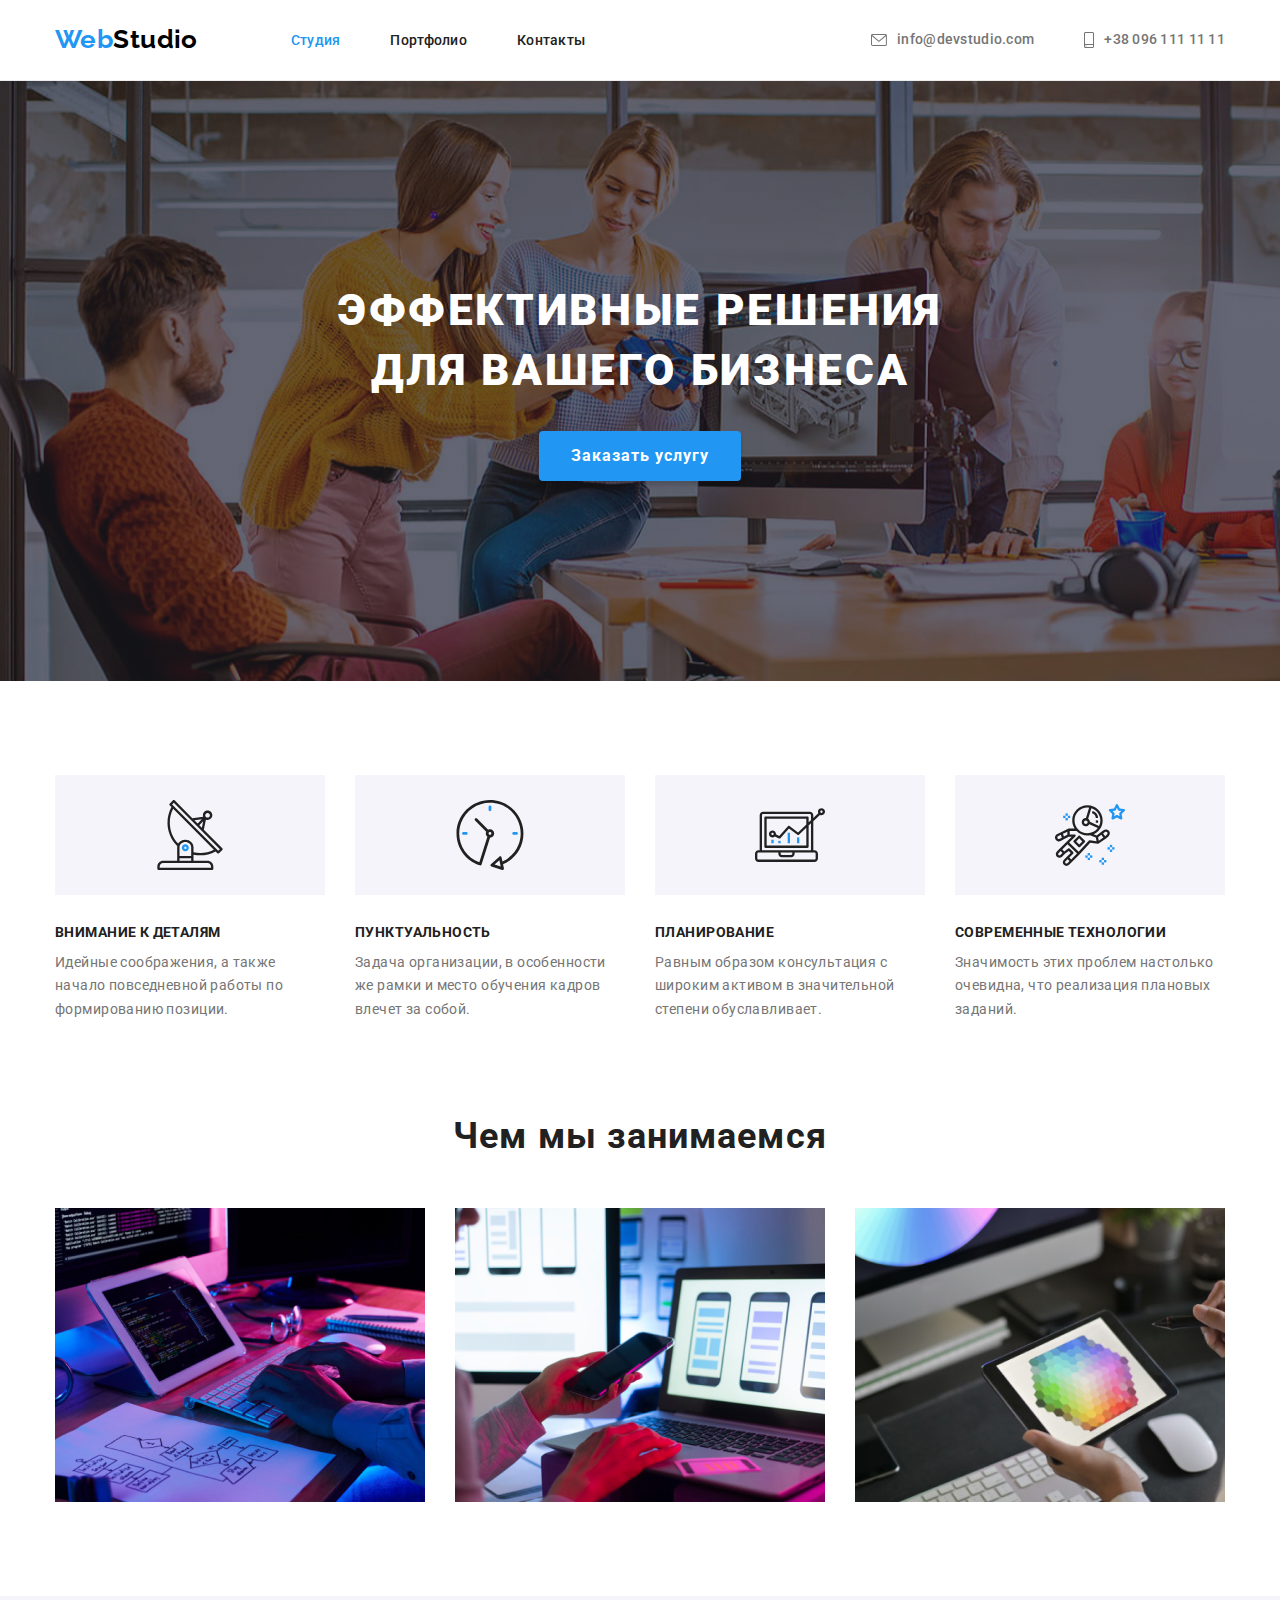
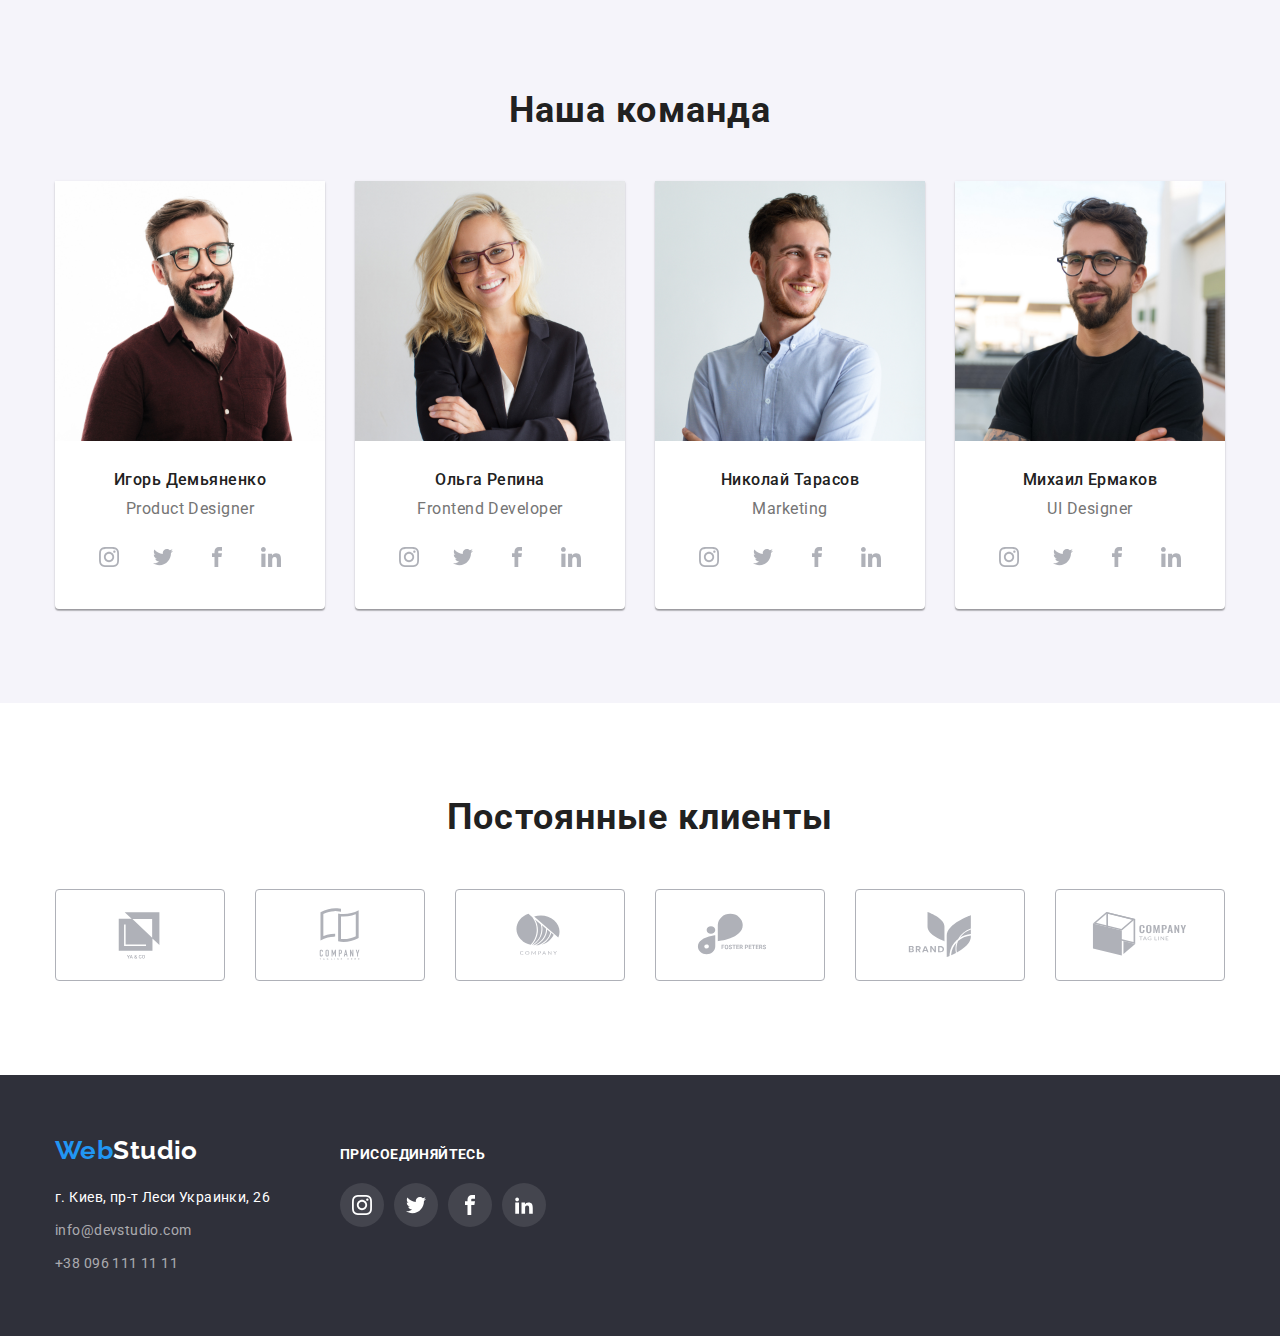
<file: index.html>
<!DOCTYPE html>
<html lang="ru"> 
  <head>
    <meta charset="UTF-8" />
    <meta http-equiv="X-UA-Compatible" content="IE=edge" />
    <meta name="viewport" content="width=device-width, initial-scale=1.0" />
    <title>Document</title>
    <link rel="preconnect" href="https://fonts.googleapis.com">
<link rel="preconnect" href="https://fonts.gstatic.com" crossorigin>
<link href="https://fonts.googleapis.com/css2?family=Raleway:wght@700&family=Roboto:wght@400;500;700;900&display=swap" rel="stylesheet">
 <link rel="stylesheet" href="https://cdnjs.cloudflare.com/ajax/libs/modern-normalize/1.1.0/modern-normalize.min.css">
    <link rel="stylesheet" href="./css/styles.css" />
  </head>
  <body>
    <body>
    <!--Шапка-->
    <header class="page-header">
      <div class="container page-header-container">
      <nav class="page-nav">
        <a class="logo link logo-header"  href="">Web<span class="black-logo">Studio</span></a>
        <ul class="page-header-list list" >
          <li class="page-header-item"><a href="" class="menu-link link current link">Студия</a></li>
          <li class="page-header-item"><a href="./portfolio.html" class="menu-link link">Портфолио</a></li>
          <li class="page-header-item"><a href="" class="menu-link link">Контакты</a></li>
        </ul>
         </nav> 
      <ul class="contact-list list">
        <li class="header-contact-item">
            <a class="contact-link link" href="mailto:info@devstudio.com"><svg class="envelope-img"> 
           <use href="./images/sprite.svg#icon-envelope"></use>
          </svg> info@devstudio.com</a></li>
        <li class="header-contact-item">
            <a class="contact-link link" href="tel:+380961111111"><svg class="phone-img"> 
            <use href="./images/sprite.svg#icon-smartphone"></use>
          </svg> +38 096 111 11 11</a></li> 
      </ul>
    </div>
    </header>
    <main>
    <section class="hero">
      <div class="container">
      <h1 class="hero-title">Эффективные решения для вашего бизнеса</h1>
      <button class="button" type="button">Заказать услугу</button>
      </div> 
    </section>
    <section class="section">
      <div class="container">
      <!--Особенности-->
      <h2  class="visually-hidden">Особенности</h2>
      <ul class="feature-list list">
        <li class="feature-list-item">
          <div class="feature-img-bcg"><svg class="feature-img">
            <use href="./images/sprite.svg#icon-antenna-1"></use>
          </svg>
          </div>
          <h3 class="feature-subtitle">Внимание к деталям</h3>
          <p class="feature-text">
            Идейные соображения, а также начало повседневной работы по
            формированию позиции.
          </p>
        </li>
        <li class="feature-list-item">
          <div class="feature-img-bcg"><svg class="feature-img">
            <use href="./images/sprite.svg#icon-clock-1"></use>
          </svg>
          </div>
          <h3 class="feature-subtitle">Пунктуальность</h3>
          <p class="feature-text">
            Задача организации, в особенности же рамки и место обучения кадров
            влечет за собой.
          </p>
        </li>
        <li class="feature-list-item">
          <div class="feature-img-bcg"><svg class="feature-img">
            <use href="./images/sprite.svg#icon-diagram-1"></use>
          </svg>
          </div>
          <h3 class="feature-subtitle">Планирование</h3>
          <p class="feature-text">
            Равным образом консультация с широким активом в значительной степени
            обуславливает.
          </p>
        </li>
        <li class="feature-list-item">
          <div class="feature-img-bcg"><svg class="feature-img">
            <use href="./images/sprite.svg#icon-astronaut-1"></use>
          </svg>
          </div>
          <h3 class="feature-subtitle">Современные технологии</h3>
          <p class="feature-text">
            Значимость этих проблем настолько очевидна, что реализация плановых
            заданий.
          </p>
        </li>
      </ul>
      </div>
    </section>
    <section class="we-do section">
      <div class="container">
      <!--Чем мы занимаемся-->
      <h2 class="section-title">Чем мы занимаемся</h2>
      <ul class="we-do-list list">
        <li class="we-do-item">  
            <img class="we-do-img" src="./images/box-1(2).jpg" width="370" alt="photo1" /></li>
        <li class="we-do-item">
                <img class="we-do-img" src="./images/box-2(2).jpg" width="370" alt="photo2" /></li>
        <li class="we-do-item">
            <img class="we-do-img" src="./images/box-3(2).jpg" width="370" alt="photo3" /></li>
      </ul>
      </div>
    </section>
    <section class="section our-team">
      <div class="container">
      <!--Наша команда-->
      <h2 class="section-title">Наша команда</h2>
      <ul class="team-list list">
        <li class="team-list-item">
          <img src="./images/img.jpg" width="270" alt="photo4" />
          <h3 class="team-subtitle">Игорь Демьяненко</h3>
          <p class="team-text">Product Designer</p>
          <ul class="network-list list">
            <li class="network-list-item">
                <a href="" class="network-link link"><svg class="network-img">
                  <use href="./images/sprite.svg#icon-instagram-2"></use>
                </svg>
                </a>
                </li>
                <li class="network-list-item">
                  <a href="" class="network-link link">
                    <svg class="network-img">
                      <use href="./images/sprite.svg#icon-twitter-1"></use>
                    </svg>
                  </a>
                </li>
                <li class="network-list-item">
                  <a href="" class="network-link link">
                    <svg class="network-img">
                      <use href="./images/sprite.svg#icon-facebook"></use>
                    </svg>
                    </a>
            </li>
            <li class="network-list-item">
              <a href="" class="network-link link">
                <svg class="network-img">
                  <use href="./images/sprite.svg#icon-linkedin-1"></use>
                </svg>
              </a>
            </li>
          </ul>
        </li>
        <li class="team-list-item">
          <img src="./images/img(1).jpg" width="270" alt="photo5" />
          <h3 class="team-subtitle">Ольга Репина</h3>
          <p class="team-text">Frontend Developer</p>
           <ul class="network-list list">
            <li class="network-list-item">
                <a href="" class="network-link link"><svg class="network-img">
                  <use href="./images/sprite.svg#icon-instagram-2"></use>
                </svg>
                </a>
                </li>
                <li class="network-list-item">
                  <a href="" class="network-link link">
                    <svg class="network-img">
                      <use href="./images/sprite.svg#icon-twitter-1"></use>
                    </svg>
                  </a>
                </li>
                <li class="network-list-item">
                  <a href="" class="network-link link">
                    <svg class="network-img">
                      <use href="./images/sprite.svg#icon-facebook"></use>
                    </svg>
                    </a>
            </li>
            <li class="network-list-item">
              <a href="" class="network-link link">
                <svg class="network-img">
                  <use href="./images/sprite.svg#icon-linkedin-1"></use>
                </svg>
              </a>
            </li>
          </ul>
        </li>
        <li class="team-list-item">
          <img src="./images/img(2).jpg" width="270" alt="photo6" />
          <h3 class="team-subtitle">Николай Тарасов</h3>
          <p class="team-text">Marketing</p>
           <ul class="network-list list">
            <li class="network-list-item">
                <a href="" class="network-link link"><svg class="network-img">
                  <use href="./images/sprite.svg#icon-instagram-2"></use>
                </svg>
                </a>
                </li>
                <li class="network-list-item">
                  <a href="" class="network-link link">
                    <svg class="network-img">
                      <use href="./images/sprite.svg#icon-twitter-1"></use>
                    </svg>
                  </a>
                </li>
                <li class="network-list-item">
                  <a href="" class="network-link link">
                    <svg class="network-img">
                      <use href="./images/sprite.svg#icon-facebook"></use>
                    </svg>
                    </a>
            </li>
            <li class="network-list-item">
              <a href="" class="network-link link">
                <svg class="network-img">
                  <use href="./images/sprite.svg#icon-linkedin-1"></use>
                </svg>
              </a>
            </li>
          </ul>
        </li>
        <li class="team-list-item">
          <img src="./images/img(3).jpg" width="270" alt="photo7" />
          <h3 class="team-subtitle">Михаил Ермаков</h3>
          <p class="team-text">UI Designer</p>
           <ul class="network-list list">
            <li class="network-list-item">
                <a href="" class="network-link link"><svg class="network-img">
                  <use href="./images/sprite.svg#icon-instagram-2"></use>
                </svg>
                </a>
                </li>
                <li class="network-list-item">
                  <a href="" class="network-link link">
                    <svg class="network-img">
                      <use href="./images/sprite.svg#icon-twitter-1"></use>
                    </svg>
                  </a>
                </li>
                <li class="network-list-item">
                  <a href="" class="network-link link">
                    <svg class="network-img">
                      <use href="./images/sprite.svg#icon-facebook"></use>
                    </svg>
                    </a>
            </li>
            <li class="network-list-item">
              <a href="" class="network-link link">
                <svg class="network-img">
                  <use href="./images/sprite.svg#icon-linkedin-1"></use>
                </svg>
              </a>
            </li>
          </ul>
        </li>
      </ul>
    </div>
    </section>
    <section class="section">
      <div class="container">
      <h2 class="section-title">Постоянные клиенты</h2>
      <ul class="client list">
        <li class="client-item">
          <a href="" class="client-link">
            <svg class="client-icon">
              <use href="./images/sprite.svg#icon-Logo"></use>
            </svg>
          </a>
        </li>
        <li class="client-item">
          <a href="" class="client-link">
            <svg class="client-icon">
              <use href="./images/sprite.svg#icon-Logo-1"></use>
            </svg>
          </a>
        </li>
        <li class="client-item">
          <a href="" class="client-link">
            <svg class="client-icon">
              <use href="./images/sprite.svg#icon-Logo-2"></use>
            </svg>
          </a>
        </li>
        <li class="client-item">
          <a href="" class="client-link">
            <svg class="client-icon">
              <use href="./images/sprite.svg#icon-Logo-3"></use>
            </svg>
          </a>
        </li>
        <li class="client-item">
          <a href="" class="client-link">
            <svg class="client-icon">
              <use href="./images/sprite.svg#icon-Logo-4"></use>
            </svg>
          </a>
        </li>
        <li class="client-item">
          <a href="" class="client-link">
            <svg class="client-icon">
              <use href="./images/sprite.svg#icon-Logo-5"></use>
            </svg>
          </a>
        </li>
      </ul>
</div>
    </section>
</main>
<!--Футер-->
<footer class="footer">
  <div class="container footer-container">
    <div class="adress-wrap">
    <a href="" class="logo link ">Web<span class="white-logo">Studio</span></a>
    <address class="address">
        <ul class="list">
            <li class="footer-link"><a class="footer-contact-link link address"
                 href="https://goo.gl/maps/zsof2jkgk754hyyD6" target="_blank">г. Киев, пр-т Леси Украинки, 26</a></li>
            <li class="footer-link"><a class="footer-contact-link link "
                 href="mailto:info@devstudio.com">info@devstudio.com</a></li>
            <li class="footer-link"><a class="footer-contact-link link "
                 href="tel:+380961111111">+38 096 111 11 11</a></li>
        </ul> 
    </address>
    </div>
    <div class="icon-wrap">
      <p class="footer-text">присоединяйтесь</p>
      <ul class="footer-icon-list list">
        <li class="footer-icon-item">
          <a href="" class="footer-icon-link">
            <svg class="footer-icon">
              <use href="./images/sprite.svg#icon-instagram"></use>
            </svg>
          </a>
        </li>
        <li class="footer-icon-item">
          <a href="" class="footer-icon-link">
            <svg class="footer-icon">
              <use href="./images/sprite.svg#icon-twitter-1"></use>
            </svg>
          </a>
        </li>
        <li class="footer-icon-item">
          <a href="" class="footer-icon-link">
            <svg class="footer-icon">
              <use href="./images/sprite.svg#icon-facebook"></use>
            </svg>
          </a>
        </li>
        <li class="footer-icon-item">
          <a href="" class="footer-icon-link">
            <svg class="footer-icon">
              <use href="./images/sprite.svg#icon-linkedin2"></use>
            </svg>
          </a>
        </li>
      </ul>
    </div>
     </div>
</footer>
</body>
</html>
</file>
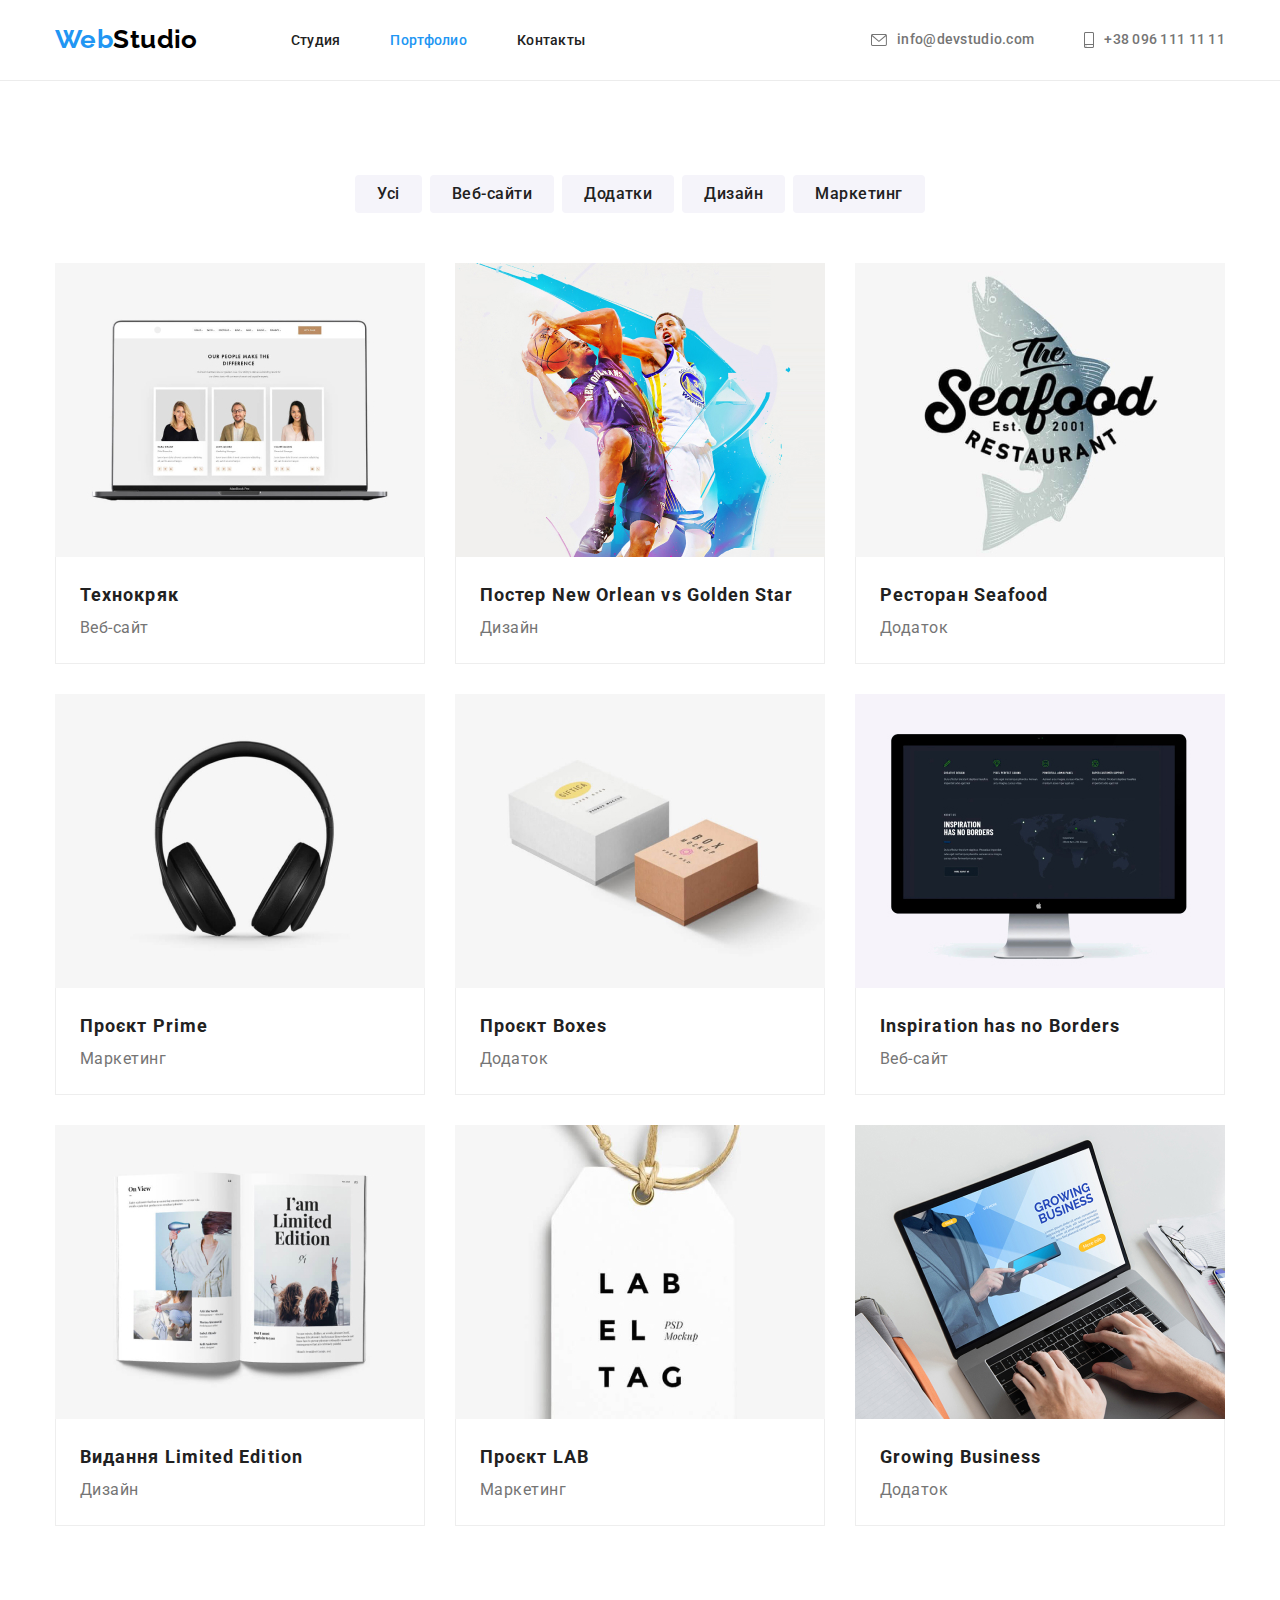
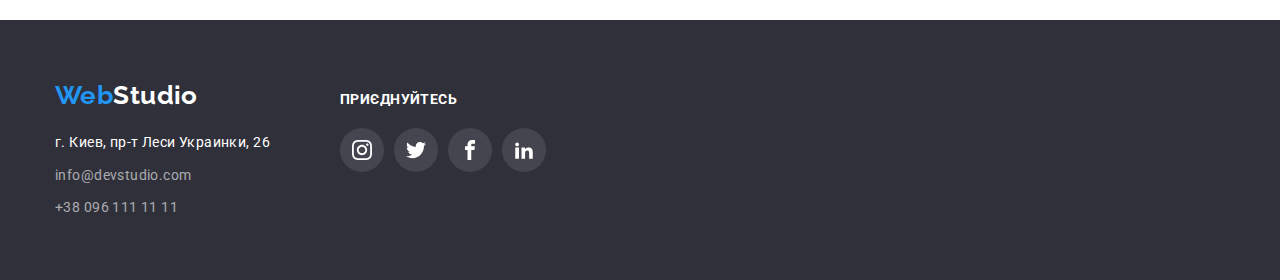
<file: portfolio.html>
<!DOCTYPE html>
<html lang="ru"> 
  <head>
    <meta charset="UTF-8" />
    <meta http-equiv="X-UA-Compatible" content="IE=edge" />
    <meta name="viewport" content="width=device-width, initial-scale=1.0" />
    <title>Document</title>
    <link rel="preconnect" href="https://fonts.googleapis.com">
<link rel="preconnect" href="https://fonts.gstatic.com" crossorigin>
<link href="https://fonts.googleapis.com/css2?family=Raleway:wght@700&family=Roboto:wght@400;500;700;900&display=swap" rel="stylesheet">
<link rel="stylesheet" href="https://cdnjs.cloudflare.com/ajax/libs/modern-normalize/1.1.0/modern-normalize.min.css">
    <link rel="stylesheet" href="./css/styles.css" />
  </head>
  <body>
    <body>
    <!--Шапка-->
     <header class="page-header">
      <div class="container page-header-container">
      <nav class="page-nav">
        <a class="logo link logo-header"  href="">Web<span class="black-logo">Studio</span></a>
        <ul class="page-header-list list" >
          <li class="page-header-item"><a href="./index.html" class="menu-link link  link">Студия</a></li>
          <li class="page-header-item"><a href="./portfolio.html" class="menu-link current link">Портфолио</a></li>
          <li class="page-header-item"><a href="" class="menu-link link">Контакты</a></li>
        </ul>
         </nav> 
      <ul class="contact-list list">
        <li class="header-contact-item">
            <a class="contact-link link" href="mailto:info@devstudio.com"><svg class="envelope-img"> 
           <use href="./images/sprite.svg#icon-envelope"></use>
          </svg> info@devstudio.com</a></li>
        <li class="header-contact-item">
            <a class="contact-link link" href="tel:+380961111111"><svg class="phone-img"> 
            <use href="./images/sprite.svg#icon-smartphone"></use>
          </svg> +38 096 111 11 11</a></li> 
      </ul>
    </div>
    </header>
    <!--Унікальний контент-->
    <main>
      <section class="section">
        <div class="container">
        <h1 class="visually-hidden">Портфоліо</h1>
        <ul class="portfolio list">
          <li><button class="portfolio-button
            " type="button">Усі</button></li>
          <li><button class="portfolio-button" type="button">Веб-сайти</button></li>
          <li><button class="portfolio-button" type="button">Додатки</button></li>
          <li><button class="portfolio-button" type="button">Дизайн</button></li>
          <li><button class="portfolio-button" type="button">Маркетинг</button></li>
        </ul>
        <ul class="examle-list list">
          <li class="example-list-item list">
            <a class=" project-link link" href="">
              <img class="project-img" src="./images/portfolio/img1.jpg" width="370" alt="photo1" />
              <div class="project-caption">
              <h2 class="portfolio-title">Технокряк</h2>
              <p class="potfolio-text">Веб-сайт</p> 
              </div>
            </a>
          </li>
          <li class="example-list-item list">
            <a class=" project-link link" href="">
              <img class="project-img" src="./images/portfolio/img2.jpg" width="370" alt="photo2" />
              <div class="project-caption">
              <h2 class="portfolio-title">Постер New Orlean vs Golden Star</h2>
              <p class="potfolio-text">Дизайн</p>
              </div>
              
            </a>
          </li>
          <li class="example-list-item list">
            <a class="project-link link" href="">
              <img class="project-img" src="./images/portfolio/img3.jpg" width="370" alt="photo3" />
              <div class="project-caption">
              <h2 class="portfolio-title">Ресторан Seafood</h2>
              <p class="potfolio-text">Додаток</p>
              </div>
            </a>
          </li>
          <li class="example-list-item list">
            <a class="project-link link">
              <img class="project-img" src="./images/portfolio/img4.jpg" width="370" alt="photo4" />
              <div class="project-caption">
              <h2 class="portfolio-title">Проєкт Prime</h2>
              <p class="potfolio-text">Маркетинг</p>
              </div>
            </a>
          </li>
          <li class="example-list-item list">
            <a class="project-link link" href="">
              <img class="project-img" src="./images/portfolio/img5.jpg" width="370" alt="photo5" />
              <div class="project-caption">
              <h2 class="portfolio-title">Проєкт Boxes</h2>
              <p class="potfolio-text">Додаток</p>
              </div>
            </a>
          </li>
          <li class="example-list-item list">
            <a class="project-link link" href="">
              <img class="project-img" src="./images/portfolio/img6.jpg" width="370" alt="photo6" />
              <div class="project-caption">
              <h2 class="portfolio-title">Inspiration has no Borders</h2>
              <p class="potfolio-text">Веб-сайт</p>
              </div>
            </a>
          </li>
          <li class="example-list-item list">
            <a class="project-link link" href="">
              <img class="project-img" src="./images/portfolio/img7.jpg" width="370" alt="photo7" />
              <div class="project-caption">
              <h2 class="portfolio-title">Видання Limited Edition</h2>
              <p class="potfolio-text">Дизайн</p>
              </div>
            </a>
          </li>
          <li class="example-list-item list">
            <a class="project-link link" href="">
              <img class="project-img" src="./images/portfolio/img8.jpg" width="370" alt="photo8" />
              <div class="project-caption">
              <h2 class="portfolio-title">Проєкт LAB</h2>
              <p class="potfolio-text">Маркетинг</p>
              </div>
            </a>
          </li>
          <li class="example-list-item list">
            <a class="project-link link" href="">
              <img class="project-img" src="./images/portfolio/img9.jpg" width="370" alt="photo9" />
              <div class="project-caption">
              <h2 class="portfolio-title">Growing Business</h2>
              <p class="potfolio-text">Додаток</p>
              </div>
            </a>
          </li>
        </ul>
        </div>
      </section>
    </main>
    <!--Футер-->
  <footer class="footer">
  <div class="container footer-container">
    <div class="adress-wrap">
    <a href="" class="logo link ">Web<span class="white-logo">Studio</span></a>
    <address class="address">
        <ul class="list">
            <li class="footer-link"><a class="footer-contact-link link address"
                 href="https://goo.gl/maps/zsof2jkgk754hyyD6" target="_blank">г. Киев, пр-т Леси Украинки, 26</a></li>
            <li class="footer-link"><a class="footer-contact-link link "
                 href="mailto:info@devstudio.com">info@devstudio.com</a></li>
            <li class="footer-link"><a class="footer-contact-link link "
                 href="tel:+380961111111">+38 096 111 11 11</a></li>
        </ul> 
    </address>
    </div>
    <div class="icon-wrap">
      <p class="footer-text">приєднуйтесь</p>
      <ul class="footer-icon-list list">
        <li class="footer-icon-item">
          <a href="" class="footer-icon-link">
            <svg class="footer-icon">
              <use href="./images/sprite.svg#icon-instagram"></use>
            </svg>
          </a>
        </li>
        <li class="footer-icon-item">
          <a href="" class="footer-icon-link">
            <svg class="footer-icon">
              <use href="./images/sprite.svg#icon-twitter-1"></use>
            </svg>
          </a>
        </li>
        <li class="footer-icon-item">
          <a href="" class="footer-icon-link">
            <svg class="footer-icon">
              <use href="./images/sprite.svg#icon-facebook"></use>
            </svg>
          </a>
        </li>
        <li class="footer-icon-item">
          <a href="" class="footer-icon-link">
            <svg class="footer-icon">
              <use href="./images/sprite.svg#icon-linkedin2"></use>
            </svg>
          </a>
        </li>
      </ul>
    </div>
     </div>
</footer>
</html>
  </body>
</file>
<file: css/styles.css>
/* Палітра кольорів */
/* Колір акценту #2196F3;*/
/* Чорний #000000 */
/* Колір заголовків #212121 */
/* Колір основного тексту #757575 */
/* Додатковий колір фону #2F303A */
/* Колір другорядного тексту #F5F4FA */
/* Основний колір фону #FFFFFF */

:root {
  --primary-text-color: #757575;
  --title-text-color: #212121;
  --accent-color: #2196f3;
  --primary-bg-color: #ffffff;
  --background-color-title: #2f303a;
  --primary-font: "Roboto";
  --secondary-font: "Raleway";
  --black-color: #000000;
  --team-background: #f5f4fa;
  --color-link-footer: rgba(255, 255, 255, 0.6);
  --hero-btn-shadow: rgba(0, 0, 0, 0.15);
  --border-header: #ececec;
  --icon-color: #afb1b8;
}

.visually-hidden {
  position: absolute;
  width: 1px;
  height: 1px;
  margin: -1px;
  padding: 0;
  overflow: hidden;
  border: 0;
  clip: rect(0 0 0 0);
}

.list {
  padding: 0;
  margin: 0;
  list-style: none;
}

.link {
  text-decoration: none;
  font-style: normal;
}

h1,
h2,
h3,
h4,
h5,
h6,
p {
  margin: 0;
}

img {
  display: block;
}

.address {
  font-style: none;
}

body {
  font-family: "Roboto", sans-serif;
  font-size: 14px;
  letter-spacing: 0.03em;
  color: var(--primary-text-color);
  background-color: var(--primary-bg-color);
}

.container {
  width: 1200px;
  margin-left: auto;
  margin-right: auto;
  padding-left: 15px;
  padding-right: 15px;
}

.section {
  padding-top: 94px;
  padding-bottom: 94px;
}

/* ===HEADER=== */

.page-header {
  border-bottom: 1px solid var(--border-header);
}

.page-header-container {
  display: flex;
  align-items: center;
}

.page-header-list {
  display: flex;
  align-items: center;
  gap: 50px;
}
.page-nav {
  display: flex;
}

.contact-list {
  align-items: center;
  column-gap: 50px;
  display: flex;
  margin-left: auto;
}
.logo-header {
  padding-top: 24px;
  padding-bottom: 25px;
  margin-right: 93px;
}

.logo {
  font-family: "Raleway", sans-serif;
  font-weight: 700;
  font-size: 26px;
  line-height: 1.19;
  color: var(--accent-color);
}

.black-logo {
  color: var(--black-color);
}

.menu-link {
  font-weight: 500;
  line-height: 1.14;
  letter-spacing: 0.02em;

  color: var(--title-text-color);
}

.menu-link:hover,
.menu-link:focus {
  color: var(--accent-color);
}

.current {
  color: var(--accent-color);
}

.contact-link {
  display: flex;
  align-items: center;
  padding-top: 32px;
  padding-bottom: 32px;
  font-weight: 500;
  line-height: 1.14;
  letter-spacing: 0.02em;

  color: var(--primary-text-color);
}

.contact-link:hover,
.contact-link:focus {
  color: var(--accent-color);
}

.phone-img {
  width: 10px;
  height: 16px;
  margin-right: 10px;
  fill: var(--primary-text-color);
}

.envelope-img {
  width: 16px;
  height: 12px;
  margin-right: 10px;
  fill: var(--primary-text-color);
}

.contact-link:hover .envelope-img,
.contact-link:focus .envelope-img,
.contact-link:hover .phone-img,
.contact-link:focus .phone-img {
  fill: var(--accent-color);
}

/* ===HERO=== */

.hero {
  max-width: 1600px;
  margin-left: auto;
  margin-right: auto;
  background-size: cover;
  text-align: center;
  background-color: var(--background-color-title);
  padding-top: 200px;
  padding-bottom: 200px;
  background-color: rgba(47, 48, 58, 0.4);
  background-image: linear-gradient(
      rgba(47, 48, 58, 0.4),
      rgba(47, 48, 58, 0.4)
    ),
    url(../images/hero.jpg);
}

.hero-title {
  width: 696px;
  margin-right: auto;
  margin-left: auto;
  font-weight: 900;
  font-size: 44px;
  line-height: 1.36;
  letter-spacing: 0.06em;
  text-transform: uppercase;

  color: var(--primary-bg-color);
  text-align: center;
}
.button {
  border: none;
  display: inline-block;
  margin: 30px auto 0;
  display: block;
  padding: 10px 32px;
  box-shadow: 0px 4px 4px var(--hero-btn-shadow);
  border-radius: 4px;
  font-family: "Roboto", sans-serif;
  font-weight: 700;
  font-size: 16px;
  line-height: 1.87;
  letter-spacing: 0.06em;

  color: var(--primary-bg-color);
  background: var(--accent-color);
}

/* --FEATURES-- */

.feature-subtitle {
  margin-bottom: 10px;
  font-weight: 700;
  font-size: 14px;
  line-height: 1.14;
  text-transform: uppercase;

  color: var(--title-text-color);
}

.feature-list {
  display: flex;
  column-gap: 30px;
}

.feature-list-item {
  width: calc((100% - 90px) / 4);
}

.feature-img-bcg {
  display: flex;
  justify-content: center;
  align-items: center;
  margin-bottom: 30px;
  width: 270px;
  height: 120px;
  background-color: var(--team-background);
}

.feature-img {
  width: 70px;
  height: 70px;
}

.feature-text {
  line-height: 1.7;
}

/* ===What we do==== */

.we-do-list {
  display: flex;
}

.we-do {
  padding-top: 0;
  padding-bottom: 94px;
}

.we-do-list {
  column-gap: 30px;
}

.we-do section {
  padding-top: 0;
}

.section-title {
  margin-bottom: 50px;
  font-weight: 700;
  font-size: 36px;
  line-height: 1.16;
  text-align: center;
  letter-spacing: 0.03em;

  color: var(--title-text-color);
}

/* ====OUR TEAM==== */

.team-subtitle {
  margin-top: 30px;
  margin-bottom: 10px;
  font-weight: 500;
  font-size: 16px;
  line-height: 1.18;
  text-align: center;
  letter-spacing: 0.03em;

  color: var(--title-text-color);
}

.team-list {
  display: flex;
  flex-wrap: wrap;
  margin: -15;
  column-gap: 30px;
}

.team-list-item {
  box-shadow: 0px 1px 3px rgba(0, 0, 0, 0.12), 0px 1px 1px rgba(0, 0, 0, 0.14),
    0px 2px 1px rgba(0, 0, 0, 0.2);
  border-radius: 0px 0px 4px 4px;
  background-color: var(--primary-bg-color);
}

.team-text {
  margin-bottom: 16px;
  font-size: 16px;
  line-height: 1.18;
  text-align: center;
  letter-spacing: 0.03em;
}

.our-team {
  background-color: var(--team-background);
}

.network-list {
  display: flex;
  justify-content: center;
  gap: 10px;
  margin-bottom: 30px;
}

.network-list-item {
  width: 44px;
  height: 44px;
}

.network-link {
  fill: var(--icon-color);
  display: flex;
  justify-content: center;
  align-items: center;
  width: 100%;
  height: 100%;
  border-radius: 50%;
  background-color: transparent;
}
.network-img {
  width: 20px;
  height: 20px;
}

.network-link:hover,
.network-link:focus {
  background-color: var(--accent-color);
  fill: var(--primary-bg-color);
}

/* ===client-team==== */

.client {
  display: flex;
  gap: 30px;
}

.client-item {
  width: 170px;
  height: 92px;
}

.client-icon {
  width: 106px;
  height: 60px;
}

.client-link {
  width: 100%;
  height: 100%;
  border: 1px solid #afb1b8;
  border-radius: 4px;
  display: flex;
  justify-content: center;
  align-items: center;
  fill: var(--icon-color);
}

.client-link:hover,
.client-link:focus {
  fill: var(--accent-color);
  border-color: var(--accent-color);
}

/* ====FOOTER==== */

.footer {
  padding-top: 60px;
  padding-bottom: 60px;
  background-color: var(--background-color-title);
}

.footer-link:not(:last-child) {
  margin-bottom: 9px;
}

.logo-link {
  margin-bottom: 20px;
  display: inline-block;
}

.white-logo {
  color: var(--primary-bg-color);
}

.footer-contact-link {
  line-height: 1.71;
  color: var(--color-link-footer);
}

.address {
  margin-top: 20px;
}

.footer-text {
  margin-bottom: 20px;
  color: var(--primary-bg-color);
  text-transform: uppercase;
  line-height: 1.14;
  font-weight: 700;
}

.footer-container {
  display: flex;
  align-items: baseline;
}

.adress-wrap {
  margin-right: 70px;
}

.footer-icon-list {
  gap: 10px;
  display: flex;
}

.footer-icon-item {
  width: 44px;
  height: 44px;
}

.footer-icon {
  fill: var(--primary-bg-color);
  width: 20px;
  height: 20px;
}

.footer-icon-link {
  width: 100%;
  height: 100%;
  display: flex;
  align-items: center;
  justify-content: center;
  background: rgba(255, 255, 255, 0.1);
  border-radius: 50px;
}

.footer-icon-link:hover,
.footer-icon-link:focus {
  background-color: var(--accent-color);
}

/* ====PORTFOLIO==== */

.portfolio-button {
  border: none;
  font-family: "Roboto", sans-serif;
  font-weight: 500;
  font-size: 16px;
  line-height: 1.62;
  text-align: center;
  letter-spacing: 0.03em;
  padding: 6px 22px;
  border-radius: 4px;

  color: var(--title-text-color);
  background-color: var(--team-background);
}

.portfolio-button:hover,
.portfolio-button:focus {
  color: var(--primary-bg-color);
  background-color: var(--accent-color);
  box-shadow: 0px 3px 1px rgba(0, 0, 0, 0.1), 0px 1px 2px rgba(0, 0, 0, 0.08),
    0px 2px 2px rgba(0, 0, 0, 0.12);
}

.project-link {
  display: block;
}

.project-link:hover,
.project-link:focus {
  box-shadow: 0px 1px 1px rgba(0, 0, 0, 0.12), 0px 4px 4px rgba(0, 0, 0, 0.06),
    1px 4px 6px rgba(0, 0, 0, 0.16);
}

.portfolio-title {
  font-weight: 700;
  font-size: 18px;
  line-height: 2;

  letter-spacing: 0.06em;

  color: var(--title-text-color);
}

.portfolio {
  display: flex;
  margin-bottom: 50px;
  column-gap: 8px;
  justify-content: center;
}

.examle-list {
  gap: 30px;
  display: flex;
  flex-wrap: wrap;
}

.project-caption {
  padding: 20px 24px;
  border: 1px solid #eeeeee;
  border-top: none;
}

.potfolio-text {
  font-size: 16px;
  line-height: 1.87;
  letter-spacing: 0.03em;

  color: var(--primary-text-color);
}

.address {
  color: #ffffff;
}
</file>
